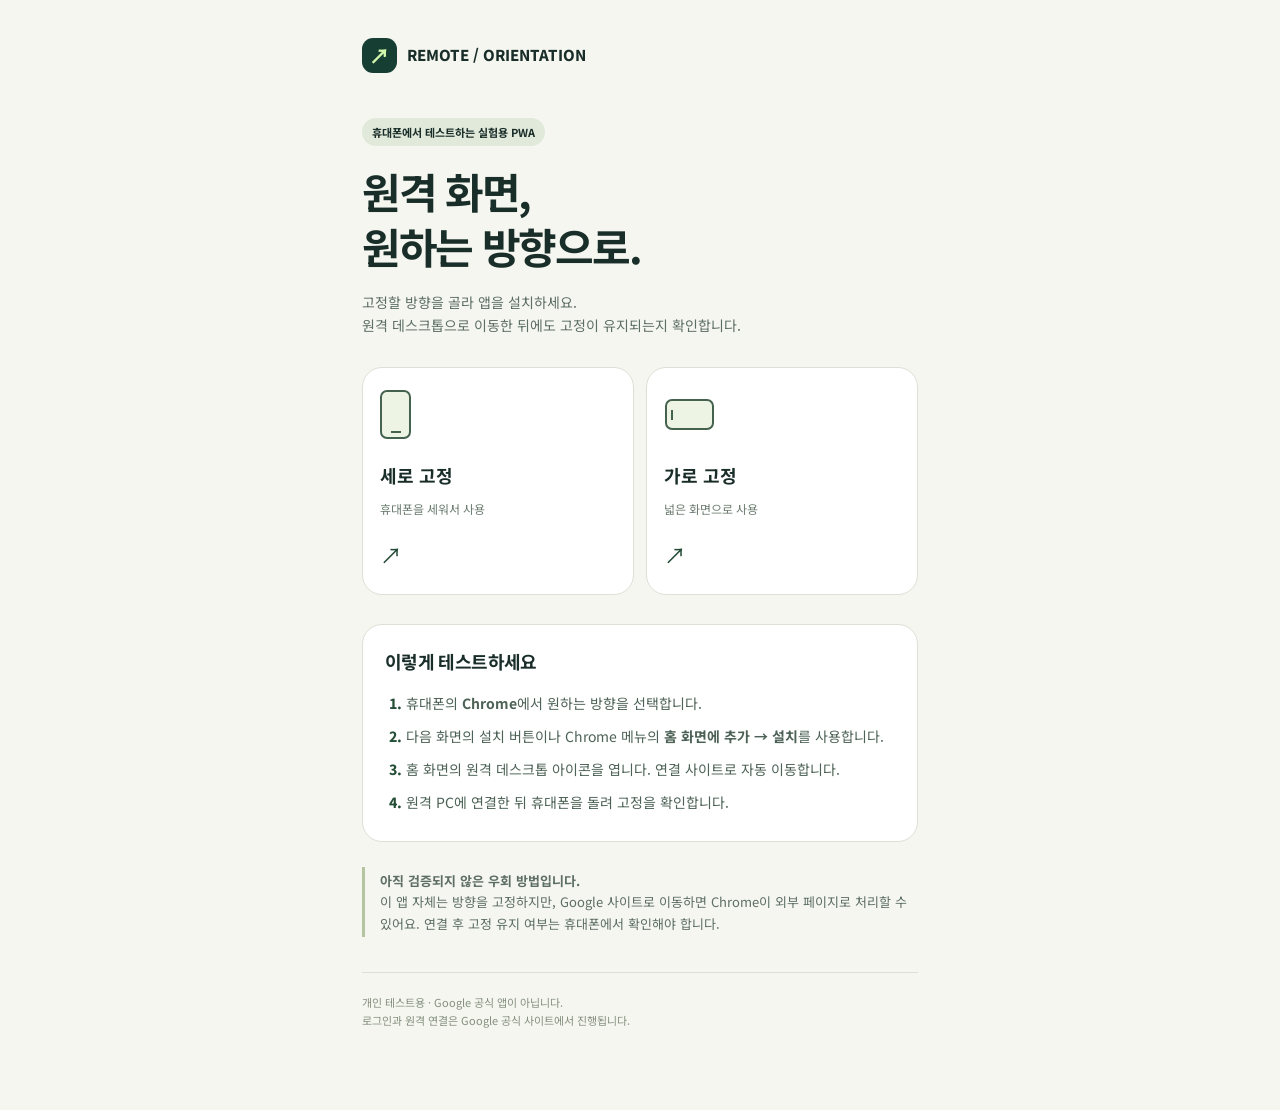
<file: index.html>
<!doctype html><html lang="ko"><head><meta charset="utf-8"><meta name="viewport" content="width=device-width,initial-scale=1"><meta name="theme-color" content="#f5f6f0"><title>원격 화면, 원하는 방향으로</title><meta name="description" content="Chrome 원격 데스크톱으로 이동한 뒤에도 화면 방향이 고정되는지 확인하는 실험용 PWA 설치 페이지."><link rel="stylesheet" href="assets/style.css"></head><body><main>
<div class="brand"><span class="mark" aria-hidden="true">↗</span> REMOTE / ORIENTATION</div><span class="pill">휴대폰에서 테스트하는 실험용 PWA</span><h1>원격 화면,<br>원하는 방향으로.</h1><p>고정할 방향을 골라 앱을 설치하세요.<br>원격 데스크톱으로 이동한 뒤에도 고정이 유지되는지 확인합니다.</p>
<div class="cards"><a class="card" href="portrait/"><div class="device" aria-hidden="true"></div><strong>세로 고정</strong><span>휴대폰을 세워서 사용</span><span class="arrow" aria-hidden="true">↗</span></a><a class="card" href="landscape/"><div class="device landscape" aria-hidden="true"></div><strong>가로 고정</strong><span>넓은 화면으로 사용</span><span class="arrow" aria-hidden="true">↗</span></a></div>
<section class="panel"><h2>이렇게 테스트하세요</h2><ol class="steps"><li>휴대폰의 <strong>Chrome</strong>에서 원하는 방향을 선택합니다.</li><li>다음 화면의 설치 버튼이나 Chrome 메뉴의 <strong>홈 화면에 추가 → 설치</strong>를 사용합니다.</li><li>홈 화면의 원격 데스크톱 아이콘을 엽니다. 연결 사이트로 자동 이동합니다.</li><li>원격 PC에 연결한 뒤 휴대폰을 돌려 고정을 확인합니다.</li></ol></section>
<div class="notice"><p><strong>아직 검증되지 않은 우회 방법입니다.</strong><br>이 앱 자체는 방향을 고정하지만, Google 사이트로 이동하면 Chrome이 외부 페이지로 처리할 수 있어요. 연결 후 고정 유지 여부는 휴대폰에서 확인해야 합니다.</p></div>
<p class="footer">개인 테스트용 · Google 공식 앱이 아닙니다.<br>로그인과 원격 연결은 Google 공식 사이트에서 진행됩니다.</p>
</main></body></html>
</file>
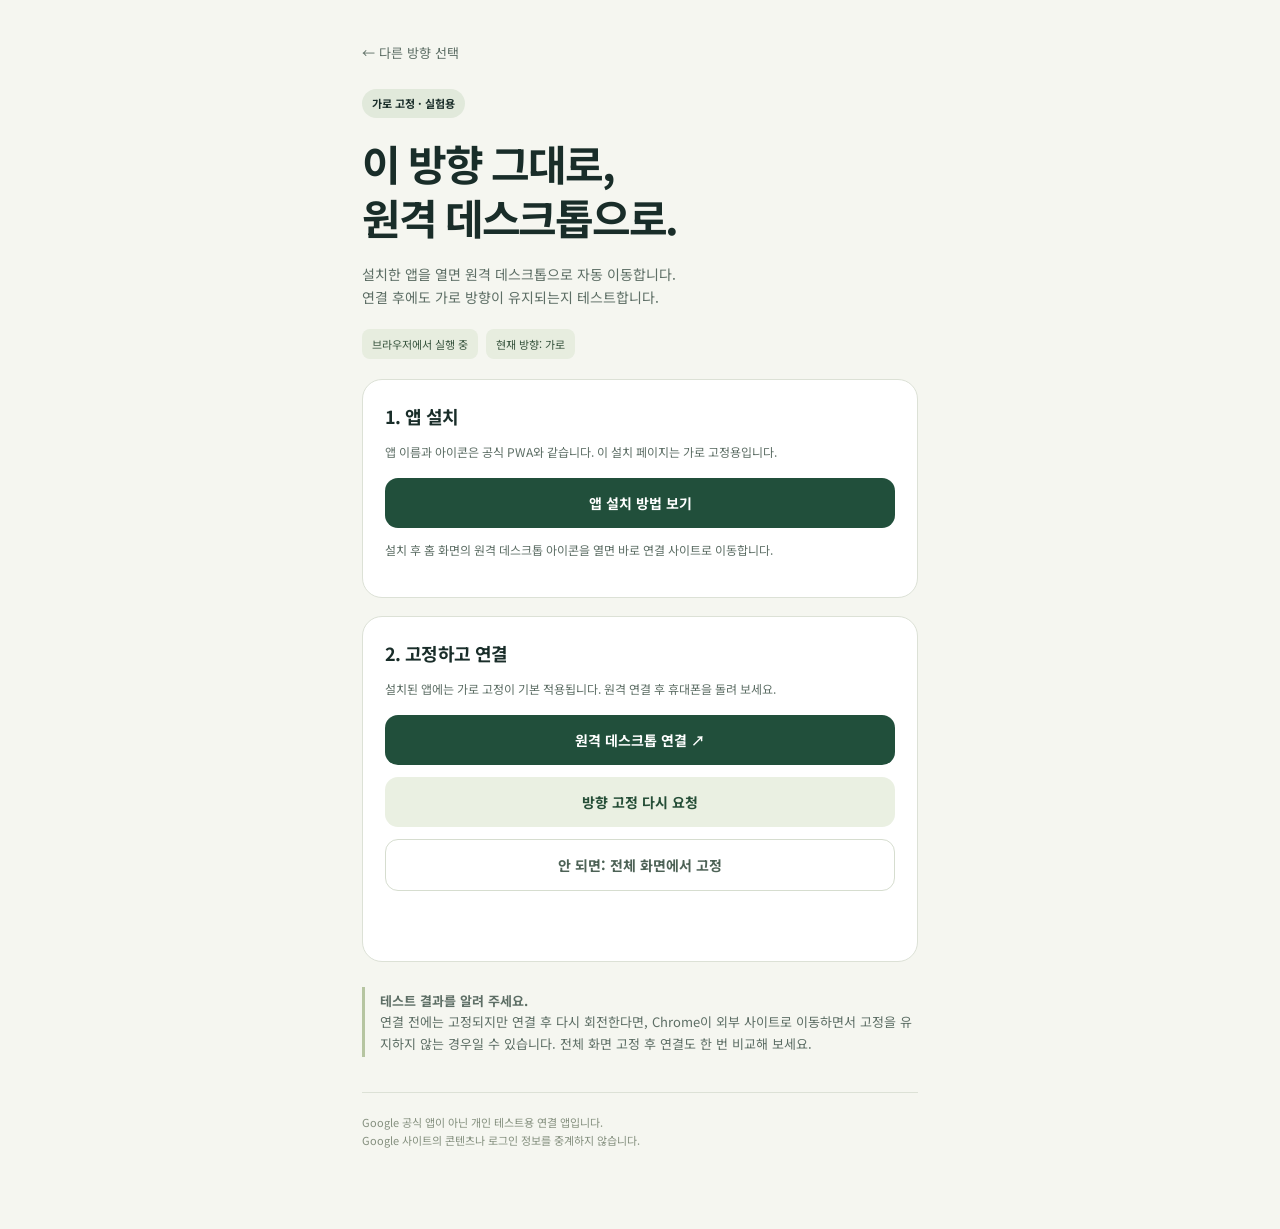
<file: landscape/index.html>
<!doctype html><html lang="ko"><head><meta charset="utf-8"><meta name="viewport" content="width=device-width,initial-scale=1"><meta name="theme-color" content="#f5f6f0"><meta name="description" content="가로 방향을 고정하는 실험용 PWA를 설치하고 Google 원격 데스크톱에서 테스트하세요."><title>Chrome 원격 데스크톱 · 가로 고정 설치</title><link rel="manifest" href="manifest.webmanifest" crossorigin="use-credentials"><link rel="icon" href="../assets/chromoting-192.png"><link rel="apple-touch-icon" href="../assets/chromoting-192.png"><link rel="stylesheet" href="../assets/style.css"><script defer src="../assets/app.js"></script></head><body data-axis="landscape"><main>
<a class="back" href="../">← 다른 방향 선택</a><br><span class="pill">가로 고정 · 실험용</span><h1>이 방향 그대로,<br>원격 데스크톱으로.</h1><p>설치한 앱을 열면 원격 데스크톱으로 자동 이동합니다.<br>연결 후에도 가로 방향이 유지되는지 테스트합니다.</p>
<div class="status" aria-live="polite"><span id="mode">실행 상태 확인 중</span><span id="orientation">방향 확인 중</span></div>
<section class="panel"><h2>1. 앱 설치</h2><p class="small">앱 이름과 아이콘은 공식 PWA와 같습니다. 이 설치 페이지는 가로 고정용입니다.</p><button id="install">앱 설치 방법 보기</button><p class="small">설치 후 홈 화면의 원격 데스크톱 아이콘을 열면 바로 연결 사이트로 이동합니다.</p></section>
<section class="panel"><h2>2. 고정하고 연결</h2><p class="small">설치된 앱에는 가로 고정이 기본 적용됩니다. 원격 연결 후 휴대폰을 돌려 보세요.</p><button id="connect">원격 데스크톱 연결 ↗</button><button class="secondary" id="lock">방향 고정 다시 요청</button><button class="subtle" id="fullscreen">안 되면: 전체 화면에서 고정</button><p id="message" class="result" role="status" aria-live="polite"></p></section>
<div class="notice"><p><strong>테스트 결과를 알려 주세요.</strong><br>연결 전에는 고정되지만 연결 후 다시 회전한다면, Chrome이 외부 사이트로 이동하면서 고정을 유지하지 않는 경우일 수 있습니다. 전체 화면 고정 후 연결도 한 번 비교해 보세요.</p></div>
<p class="footer">Google 공식 앱이 아닌 개인 테스트용 연결 앱입니다.<br>Google 사이트의 콘텐츠나 로그인 정보를 중계하지 않습니다.</p></main></body></html>
</file>
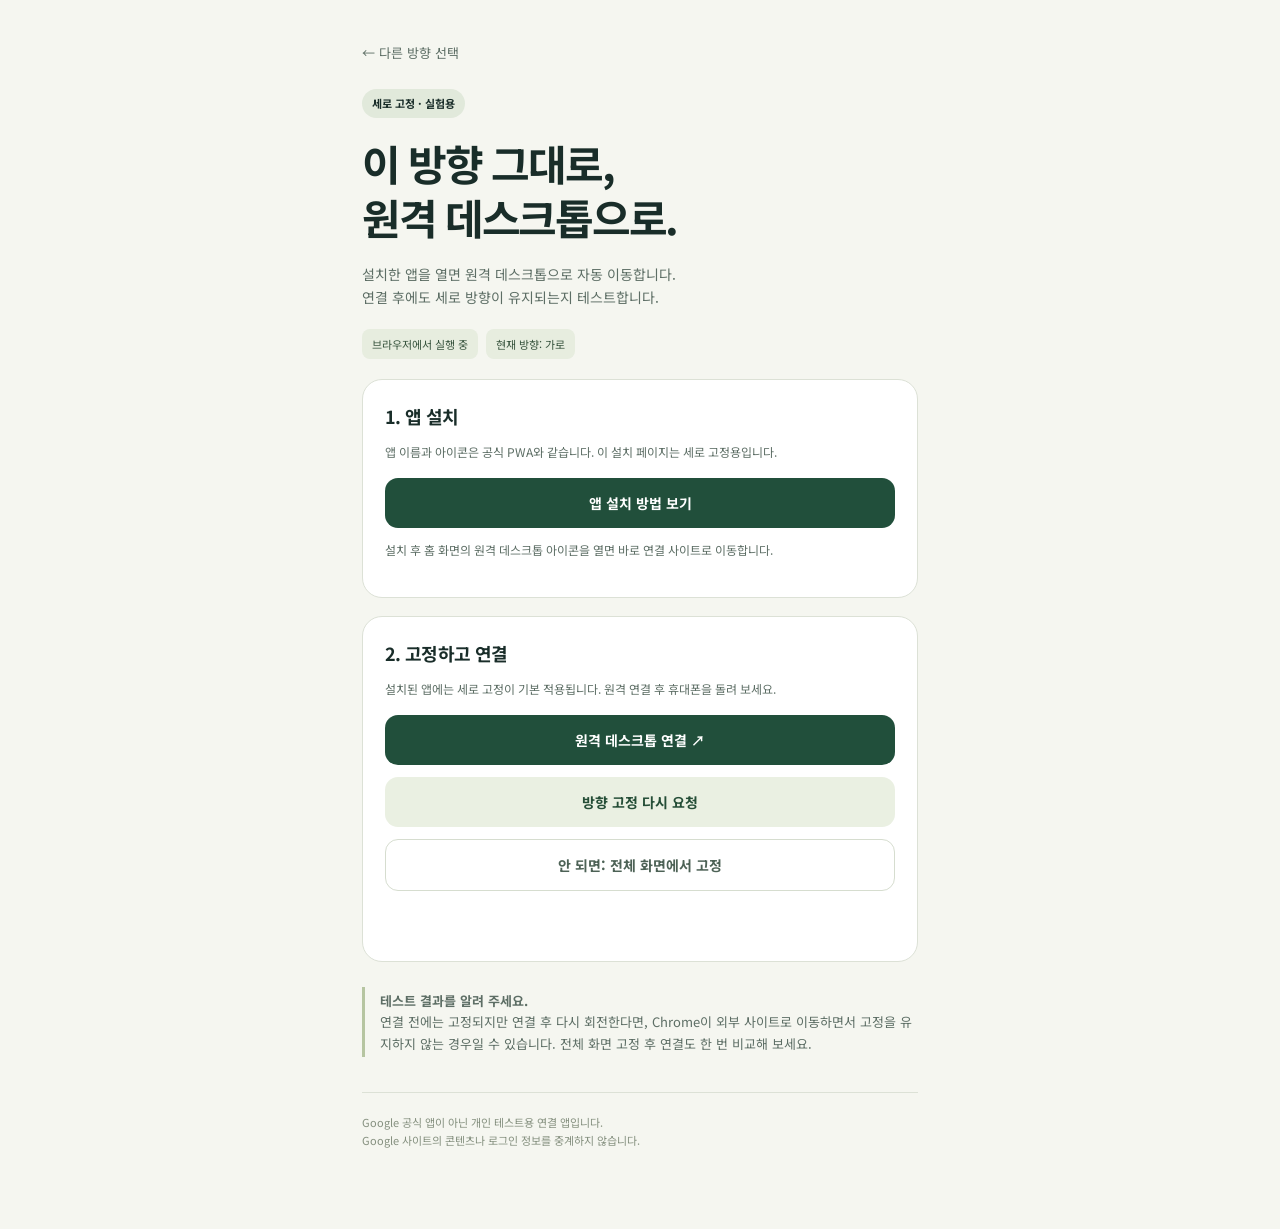
<file: portrait/index.html>
<!doctype html><html lang="ko"><head><meta charset="utf-8"><meta name="viewport" content="width=device-width,initial-scale=1"><meta name="theme-color" content="#f5f6f0"><meta name="description" content="세로 방향을 고정하는 실험용 PWA를 설치하고 Google 원격 데스크톱에서 테스트하세요."><title>Chrome 원격 데스크톱 · 세로 고정 설치</title><link rel="manifest" href="manifest.webmanifest" crossorigin="use-credentials"><link rel="icon" href="../assets/chromoting-192.png"><link rel="apple-touch-icon" href="../assets/chromoting-192.png"><link rel="stylesheet" href="../assets/style.css"><script defer src="../assets/app.js"></script></head><body data-axis="portrait"><main>
<a class="back" href="../">← 다른 방향 선택</a><br><span class="pill">세로 고정 · 실험용</span><h1>이 방향 그대로,<br>원격 데스크톱으로.</h1><p>설치한 앱을 열면 원격 데스크톱으로 자동 이동합니다.<br>연결 후에도 세로 방향이 유지되는지 테스트합니다.</p>
<div class="status" aria-live="polite"><span id="mode">실행 상태 확인 중</span><span id="orientation">방향 확인 중</span></div>
<section class="panel"><h2>1. 앱 설치</h2><p class="small">앱 이름과 아이콘은 공식 PWA와 같습니다. 이 설치 페이지는 세로 고정용입니다.</p><button id="install">앱 설치 방법 보기</button><p class="small">설치 후 홈 화면의 원격 데스크톱 아이콘을 열면 바로 연결 사이트로 이동합니다.</p></section>
<section class="panel"><h2>2. 고정하고 연결</h2><p class="small">설치된 앱에는 세로 고정이 기본 적용됩니다. 원격 연결 후 휴대폰을 돌려 보세요.</p><button id="connect">원격 데스크톱 연결 ↗</button><button class="secondary" id="lock">방향 고정 다시 요청</button><button class="subtle" id="fullscreen">안 되면: 전체 화면에서 고정</button><p id="message" class="result" role="status" aria-live="polite"></p></section>
<div class="notice"><p><strong>테스트 결과를 알려 주세요.</strong><br>연결 전에는 고정되지만 연결 후 다시 회전한다면, Chrome이 외부 사이트로 이동하면서 고정을 유지하지 않는 경우일 수 있습니다. 전체 화면 고정 후 연결도 한 번 비교해 보세요.</p></div>
<p class="footer">Google 공식 앱이 아닌 개인 테스트용 연결 앱입니다.<br>Google 사이트의 콘텐츠나 로그인 정보를 중계하지 않습니다.</p></main></body></html>
</file>
<file: assets/style.css>
@import url('https://fonts.googleapis.com/css2?family=Noto+Sans+KR:wght@400;500;600;700;800&display=swap');
:root{font-family:'Noto Sans KR',system-ui,sans-serif;color:#192d29;background:#f5f6f0;font-synthesis:none;line-height:1.65}*{box-sizing:border-box}body{margin:0}main{max-width:600px;margin:auto;padding:38px 22px 64px}.brand{display:flex;align-items:center;gap:10px;font-weight:800;font-size:15px;margin-bottom:44px}.mark{display:grid;place-items:center;width:35px;height:35px;border-radius:11px;background:#173e33;color:#d3f7ac;font-size:21px}.tag{font-size:11px;font-weight:800;letter-spacing:.1em;color:#4c685c;text-transform:uppercase}.pill{display:inline-block;background:#e1e9db;padding:5px 10px;border-radius:99px;font-size:11px;font-weight:700;margin-bottom:14px}h1{font-size:clamp(30px,7vw,42px);line-height:1.3;letter-spacing:-.055em;margin:4px 0 18px}h2{font-size:18px;letter-spacing:-.035em;margin:0 0 10px}p{font-size:14px;color:#5d6e65;margin:0 0 16px}.cards{display:grid;grid-template-columns:1fr 1fr;gap:12px;margin:29px 0}.card{display:block;text-decoration:none;color:inherit;background:#fff;border:1px solid #dce1d6;border-radius:20px;padding:22px 17px;transition:transform .15s,border-color .15s}.card:hover{transform:translateY(-3px);border-color:#62816c}.device{width:31px;height:49px;border:2px solid #45624f;border-radius:7px;background:#edf4e4;position:relative;margin:0 0 22px}.device:after{content:'';position:absolute;bottom:4px;left:calc(50% - 5px);width:10px;border-top:2px solid #45624f}.device.landscape{transform:rotate(90deg);margin-left:10px}.card strong{display:block;font-size:18px;margin-bottom:4px}.card span{font-size:12px;color:#6c7c70}.card .arrow{display:block;color:#234a36;font-size:22px;margin-top:15px}.panel{background:#fff;border:1px solid #dce1d6;border-radius:20px;padding:22px;margin:18px 0}.notice{border-left:3px solid #b6c5a1;padding:3px 0 3px 15px;margin:25px 0}.notice p{font-size:13px;margin:0}.steps{padding-left:21px;margin:0}.steps li{padding:5px 0;font-size:14px;color:#4d6256}.steps li::marker{font-weight:800;color:#254e37}.button,button{display:block;width:100%;border:0;border-radius:13px;padding:15px 18px;background:#214f3b;color:#fff;text-align:center;text-decoration:none;font:700 14px 'Noto Sans KR',system-ui,sans-serif;cursor:pointer;margin:12px 0}.secondary{background:#eaf0e2;color:#254e37}.subtle{background:transparent;border:1px solid #d6ddcf;color:#4d6256}.button:focus-visible,button:focus-visible,a:focus-visible{outline:3px solid #92bb72;outline-offset:4px}button:disabled{opacity:.55;cursor:wait}.back{font-size:13px;color:#5d6e65;text-decoration:none;display:inline-block;margin-bottom:25px}.status{display:flex;gap:8px;flex-wrap:wrap;margin:20px 0}.status span{font-size:11px;background:#e7eddf;color:#38543e;border-radius:8px;padding:6px 10px}.small{font-size:12px}.result{font-size:13px;white-space:pre-wrap;color:#3c6250;min-height:20px}.footer{font-size:11px;color:#85907f;border-top:1px solid #dce1d6;padding-top:20px;margin-top:35px}a{color:#275d43}[hidden]{display:none!important}@media(max-width:360px){.cards{grid-template-columns:1fr}.card{padding:18px}.device{display:none}}
</file>
